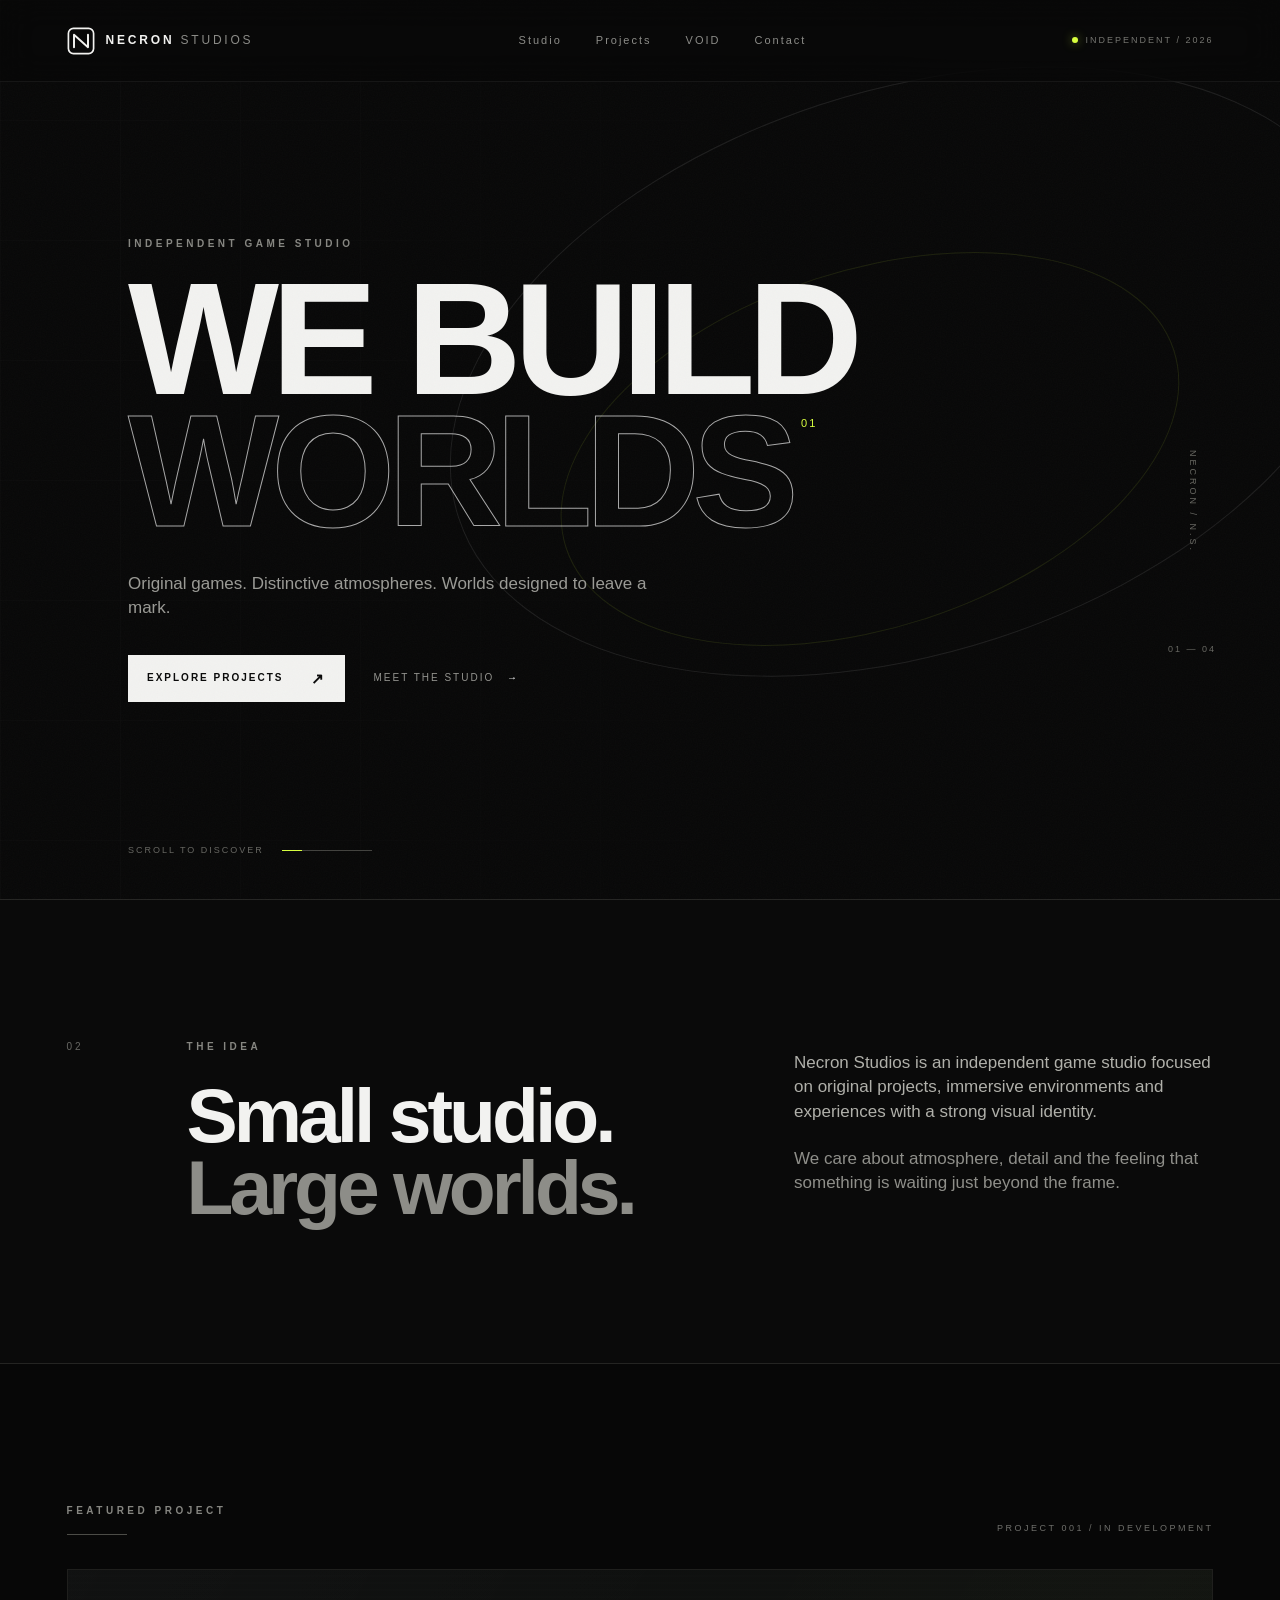
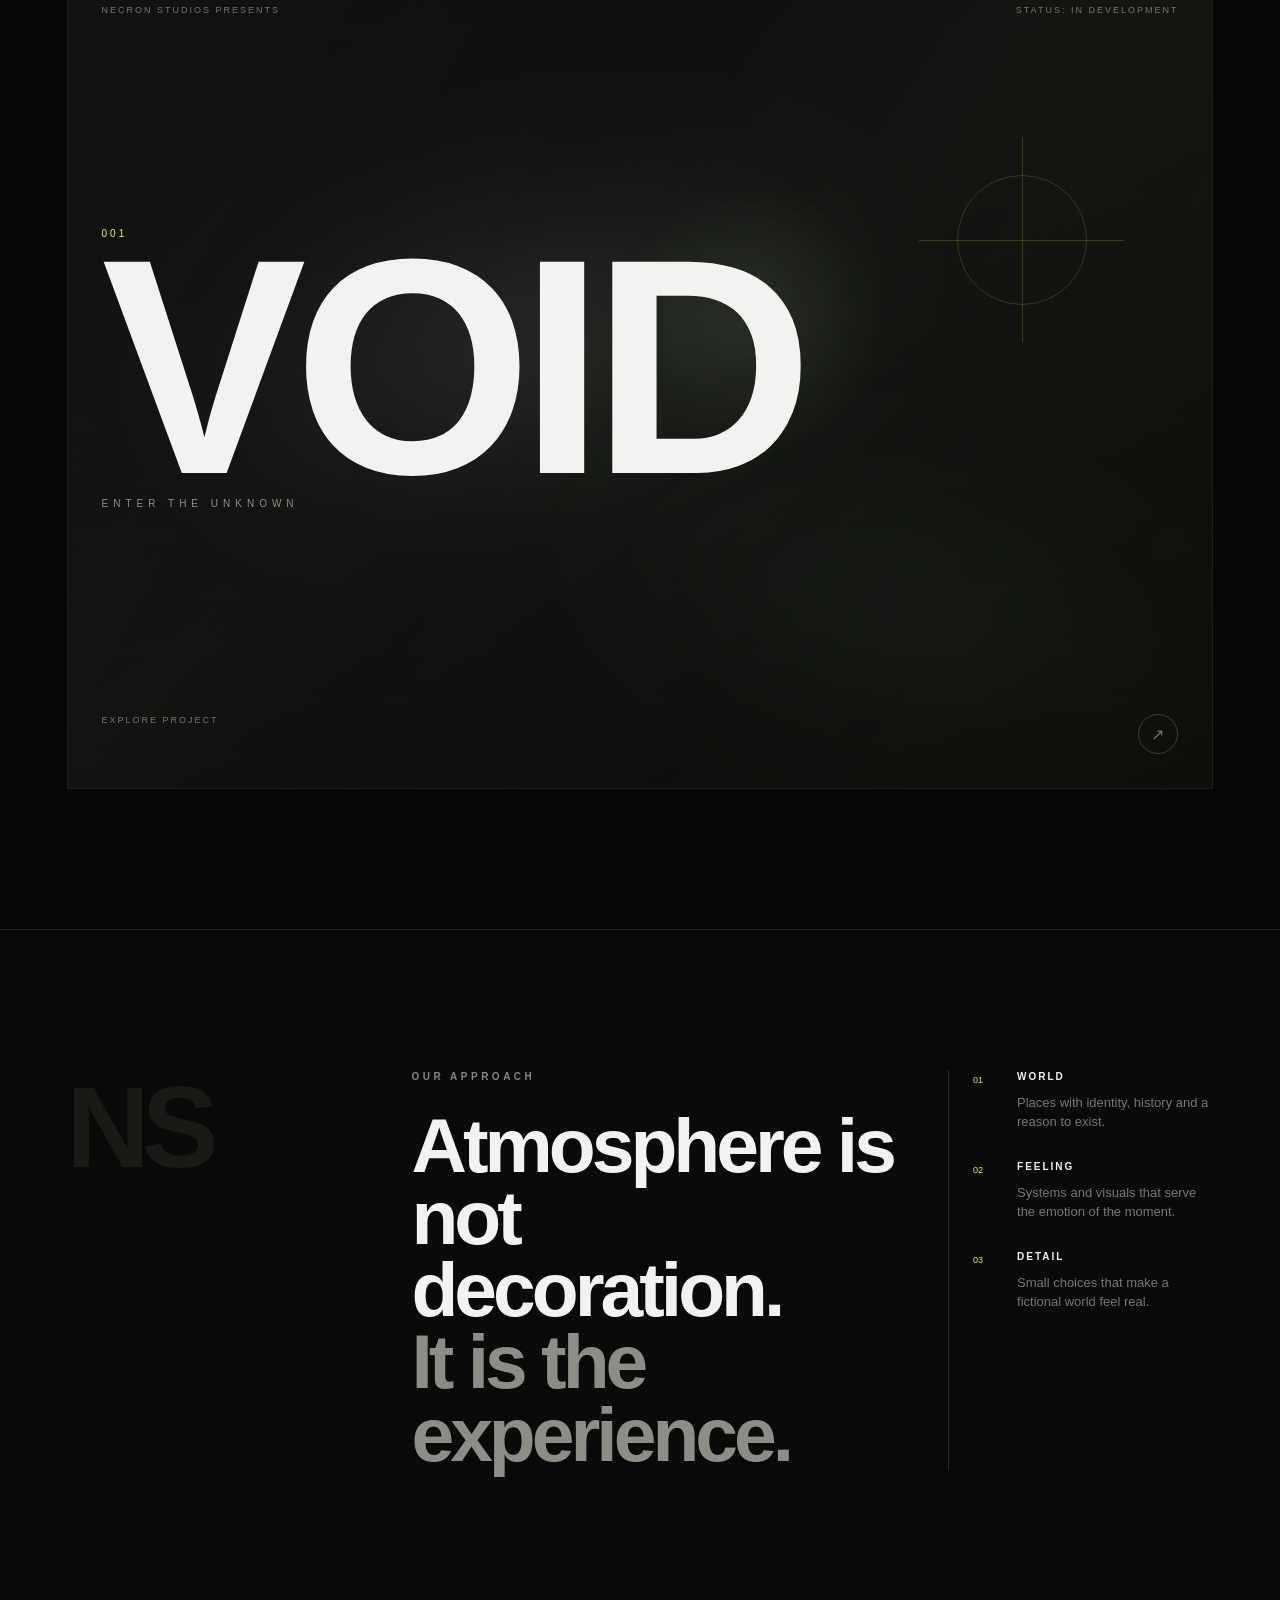
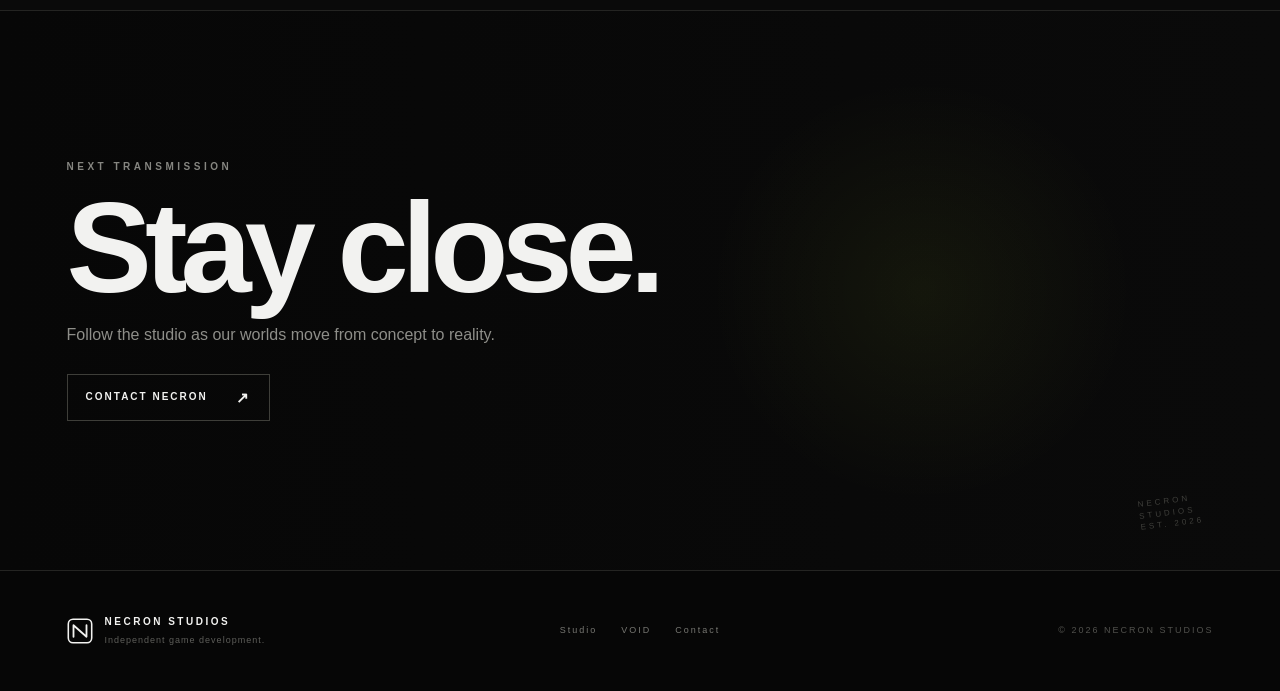
<file: necron_studios_site/index.html>
<!DOCTYPE html>
<html lang="en">
<head>
  <meta charset="UTF-8">
  <meta name="viewport" content="width=device-width, initial-scale=1.0">
  <meta name="description" content="Necron Studios — independent game development studio creating original worlds and experiences.">
  <meta name="theme-color" content="#070707">
  <title>Necron Studios — Independent Game Studio</title>
  <link rel="icon" href="assets/necron-mark.svg" type="image/svg+xml">
  <link rel="stylesheet" href="style.css">
</head>
<body>
  <div class="site-noise" aria-hidden="true"></div>
  <div class="cursor" aria-hidden="true"><span></span></div>
  <div class="scroll-progress" aria-hidden="true"></div>

  <header class="site-header">
    <a class="brand" href="index.html" aria-label="Necron Studios home">
      <img src="assets/necron-mark.svg" alt="" class="brand-mark">
      <span class="brand-name">NECRON <em>STUDIOS</em></span>
    </a>

    <button class="menu-toggle" aria-label="Open navigation" aria-expanded="false">
      <span></span><span></span>
    </button>

    <nav class="site-nav" aria-label="Primary navigation">
      <a href="studio.html">Studio</a>
      <a href="#projects">Projects</a>
      <a href="void.html">VOID</a>
      <a href="contact.html">Contact</a>
    </nav>

    <div class="header-status"><i></i> INDEPENDENT / 2026</div>
  </header>

  <main>
    <section class="hero">
      <div class="hero-grid" aria-hidden="true"></div>
      <div class="hero-orbit hero-orbit-a" aria-hidden="true"></div>
      <div class="hero-orbit hero-orbit-b" aria-hidden="true"></div>

      <div class="hero-copy reveal">
        <p class="kicker">INDEPENDENT GAME STUDIO</p>
        <h1>WE BUILD<br><span>WORLDS</span><sup>01</sup></h1>
        <p class="hero-lede">
          Original games. Distinctive atmospheres. Worlds designed to leave a mark.
        </p>
        <div class="hero-actions">
          <a class="btn btn-solid" href="#projects">EXPLORE PROJECTS <span>↗</span></a>
          <a class="text-link" href="studio.html">MEET THE STUDIO <span>→</span></a>
        </div>
      </div>

      <div class="hero-side reveal">
        <div class="vertical-label">NECRON / N.S.</div>
        <div class="hero-index">01 — 04</div>
      </div>

      <div class="hero-bottom reveal">
        <span>SCROLL TO DISCOVER</span>
        <span class="scroll-line"></span>
      </div>
    </section>

    <section class="intro section-pad">
      <div class="section-number">02</div>
      <div class="intro-heading reveal">
        <p class="kicker">THE IDEA</p>
        <h2>Small studio.<br><em>Large worlds.</em></h2>
      </div>
      <div class="intro-copy reveal">
        <p>
          Necron Studios is an independent game studio focused on original projects,
          immersive environments and experiences with a strong visual identity.
        </p>
        <p class="muted">
          We care about atmosphere, detail and the feeling that something is
          waiting just beyond the frame.
        </p>
      </div>
    </section>

    <section class="project-feature section-pad" id="projects">
      <div class="section-top">
        <div>
          <p class="kicker">FEATURED PROJECT</p>
          <div class="eyebrow-rule"></div>
        </div>
        <span class="section-meta">PROJECT 001 / IN DEVELOPMENT</span>
      </div>

      <a class="void-panel reveal" href="void.html" aria-label="Enter VOID project page">
        <div class="void-panel-bg" aria-hidden="true">
          <div class="fog fog-1"></div>
          <div class="fog fog-2"></div>
          <div class="scanlines"></div>
          <div class="void-crosshair"></div>
        </div>
        <div class="void-panel-content">
          <div class="void-top">
            <span>NECRON STUDIOS PRESENTS</span>
            <span>STATUS: IN DEVELOPMENT</span>
          </div>
          <div class="void-title-wrap">
            <span class="void-number">001</span>
            <h2>VOID</h2>
            <p>ENTER THE UNKNOWN</p>
          </div>
          <div class="void-bottom">
            <span>EXPLORE PROJECT</span>
            <span class="round-arrow">↗</span>
          </div>
        </div>
      </a>
    </section>

    <section class="statement section-pad">
      <div class="statement-mark reveal">NS</div>
      <div class="statement-copy reveal">
        <p class="kicker">OUR APPROACH</p>
        <h2>Atmosphere is not decoration.<br><em>It is the experience.</em></h2>
      </div>
      <div class="statement-list reveal">
        <div><span>01</span><strong>WORLD</strong><p>Places with identity, history and a reason to exist.</p></div>
        <div><span>02</span><strong>FEELING</strong><p>Systems and visuals that serve the emotion of the moment.</p></div>
        <div><span>03</span><strong>DETAIL</strong><p>Small choices that make a fictional world feel real.</p></div>
      </div>
    </section>

    <section class="contact-band section-pad">
      <div class="contact-band-inner reveal">
        <p class="kicker">NEXT TRANSMISSION</p>
        <h2>Stay close.</h2>
        <p>Follow the studio as our worlds move from concept to reality.</p>
        <a class="btn btn-outline" href="contact.html">CONTACT NECRON <span>↗</span></a>
      </div>
      <div class="contact-stamp" aria-hidden="true">
        <span>NECRON</span>
        <span>STUDIOS</span>
        <span>EST. 2026</span>
      </div>
    </section>
  </main>

  <footer class="site-footer">
    <div class="footer-brand">
      <img src="assets/necron-mark.svg" alt="" class="footer-mark">
      <div><strong>NECRON STUDIOS</strong><small>Independent game development.</small></div>
    </div>
    <div class="footer-links">
      <a href="studio.html">Studio</a>
      <a href="void.html">VOID</a>
      <a href="contact.html">Contact</a>
    </div>
    <div class="footer-copy">© 2026 NECRON STUDIOS</div>
  </footer>

  <script src="script.js"></script>
</body>
</html>
</file>
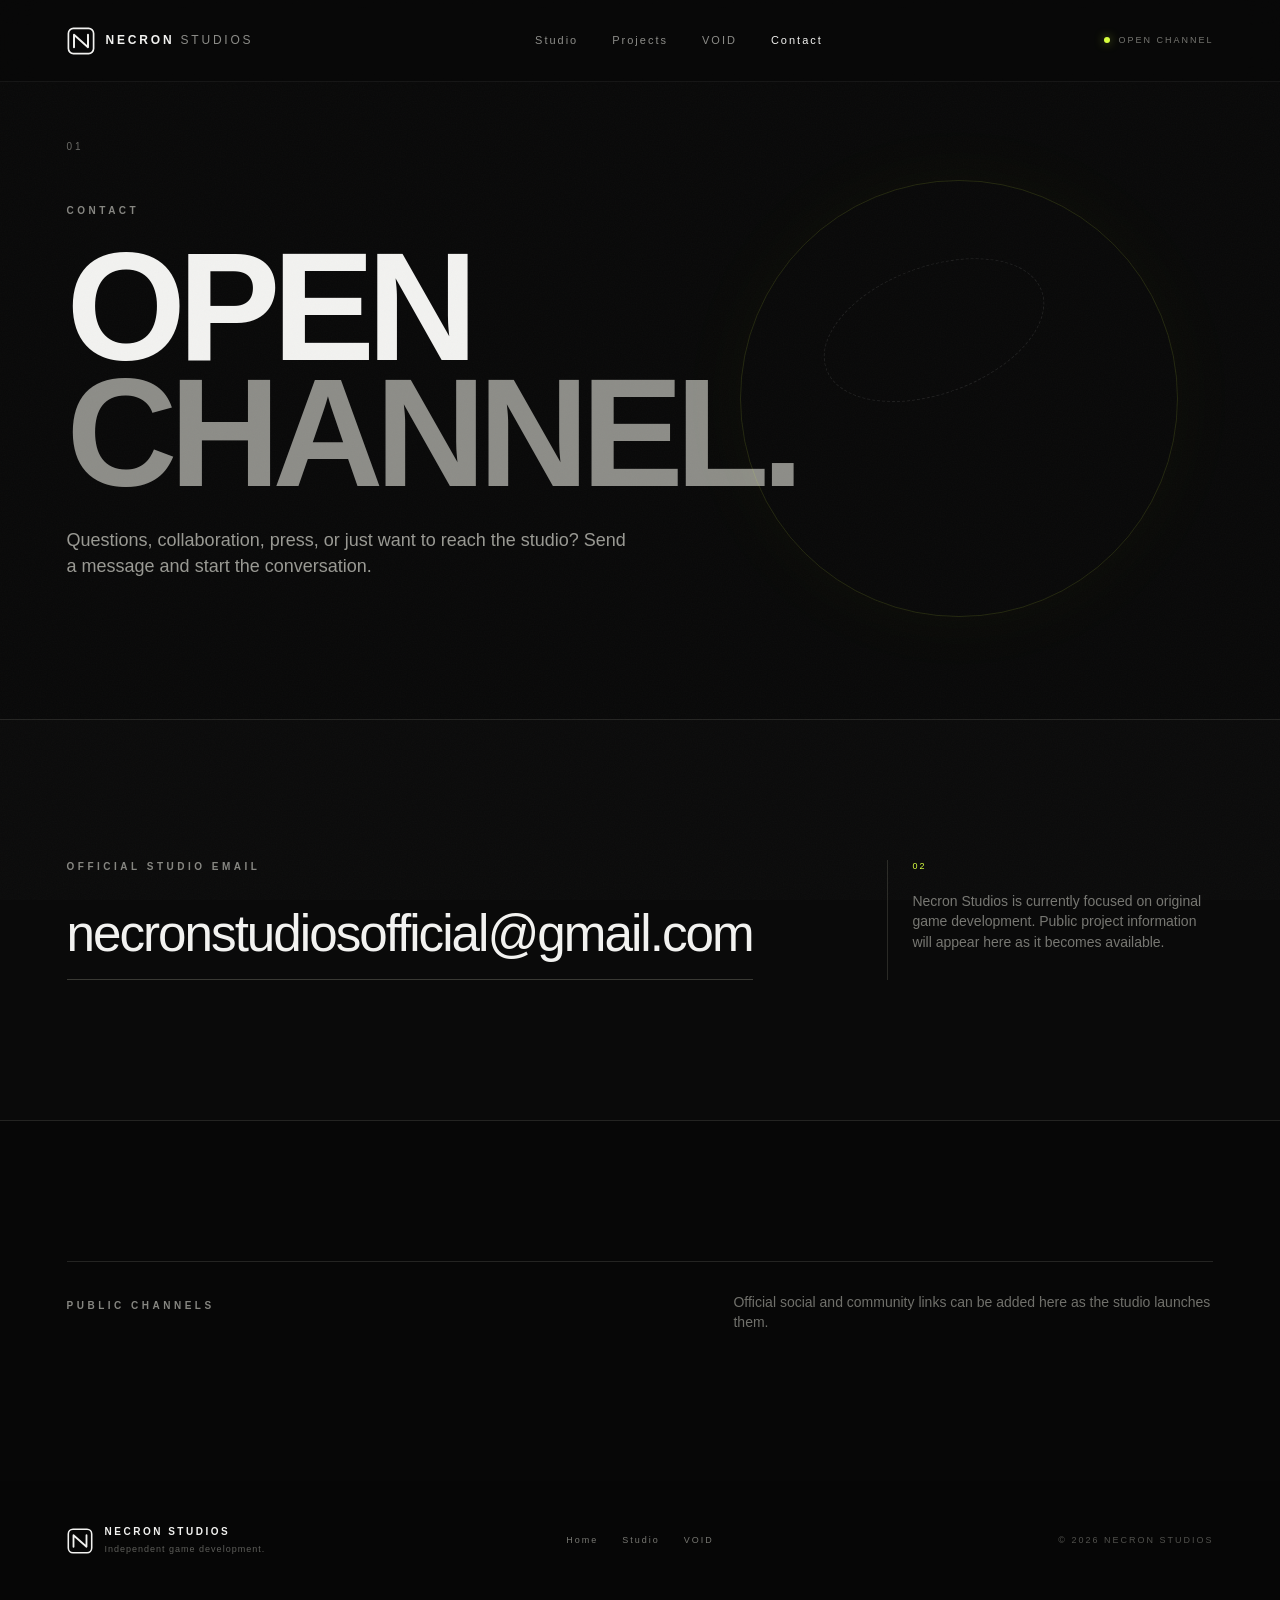
<file: necron_studios_site/contact.html>
<!DOCTYPE html>
<html lang="en">
<head>
  <meta charset="UTF-8">
  <meta name="viewport" content="width=device-width, initial-scale=1.0">
  <meta name="description" content="Contact Necron Studios.">
  <meta name="theme-color" content="#070707">
  <title>Contact — Necron Studios</title>
  <link rel="icon" href="assets/necron-mark.svg" type="image/svg+xml">
  <link rel="stylesheet" href="style.css">
</head>
<body class="subpage">
  <div class="site-noise" aria-hidden="true"></div>
  <div class="cursor" aria-hidden="true"><span></span></div>
  <div class="scroll-progress" aria-hidden="true"></div>

  <header class="site-header">
    <a class="brand" href="index.html" aria-label="Necron Studios home">
      <img src="assets/necron-mark.svg" alt="" class="brand-mark">
      <span class="brand-name">NECRON <em>STUDIOS</em></span>
    </a>
    <button class="menu-toggle" aria-label="Open navigation" aria-expanded="false"><span></span><span></span></button>
    <nav class="site-nav" aria-label="Primary navigation">
      <a href="studio.html">Studio</a><a href="index.html#projects">Projects</a><a href="void.html">VOID</a><a class="active" href="contact.html">Contact</a>
    </nav>
    <div class="header-status"><i></i> OPEN CHANNEL</div>
  </header>

  <main>
    <section class="page-hero contact-hero section-pad">
      <div class="section-number">01</div>
      <div class="page-hero-copy reveal">
        <p class="kicker">CONTACT</p>
        <h1>OPEN<br><em>CHANNEL.</em></h1>
        <p>
          Questions, collaboration, press, or just want to reach the studio?
          Send a message and start the conversation.
        </p>
      </div>
      <div class="contact-orbit" aria-hidden="true"></div>
    </section>

    <section class="contact-main section-pad">
      <div class="contact-email reveal">
        <p class="kicker">OFFICIAL STUDIO EMAIL</p>
        <a href="mailto:necronstudiosofficial@gmail.com">necronstudiosofficial@gmail.com</a>
      </div>

      <div class="contact-note reveal">
        <span>02</span>
        <p>Necron Studios is currently focused on original game development. Public project information will appear here as it becomes available.</p>
      </div>
    </section>

    <section class="contact-bottom section-pad">
      <div class="social-line reveal">
        <div><span class="kicker">PUBLIC CHANNELS</span></div>
        <p>Official social and community links can be added here as the studio launches them.</p>
      </div>
    </section>
  </main>

  <footer class="site-footer">
    <div class="footer-brand"><img src="assets/necron-mark.svg" alt="" class="footer-mark"><div><strong>NECRON STUDIOS</strong><small>Independent game development.</small></div></div>
    <div class="footer-links"><a href="index.html">Home</a><a href="studio.html">Studio</a><a href="void.html">VOID</a></div>
    <div class="footer-copy">© 2026 NECRON STUDIOS</div>
  </footer>
  <script src="script.js"></script>
</body>
</html>
</file>
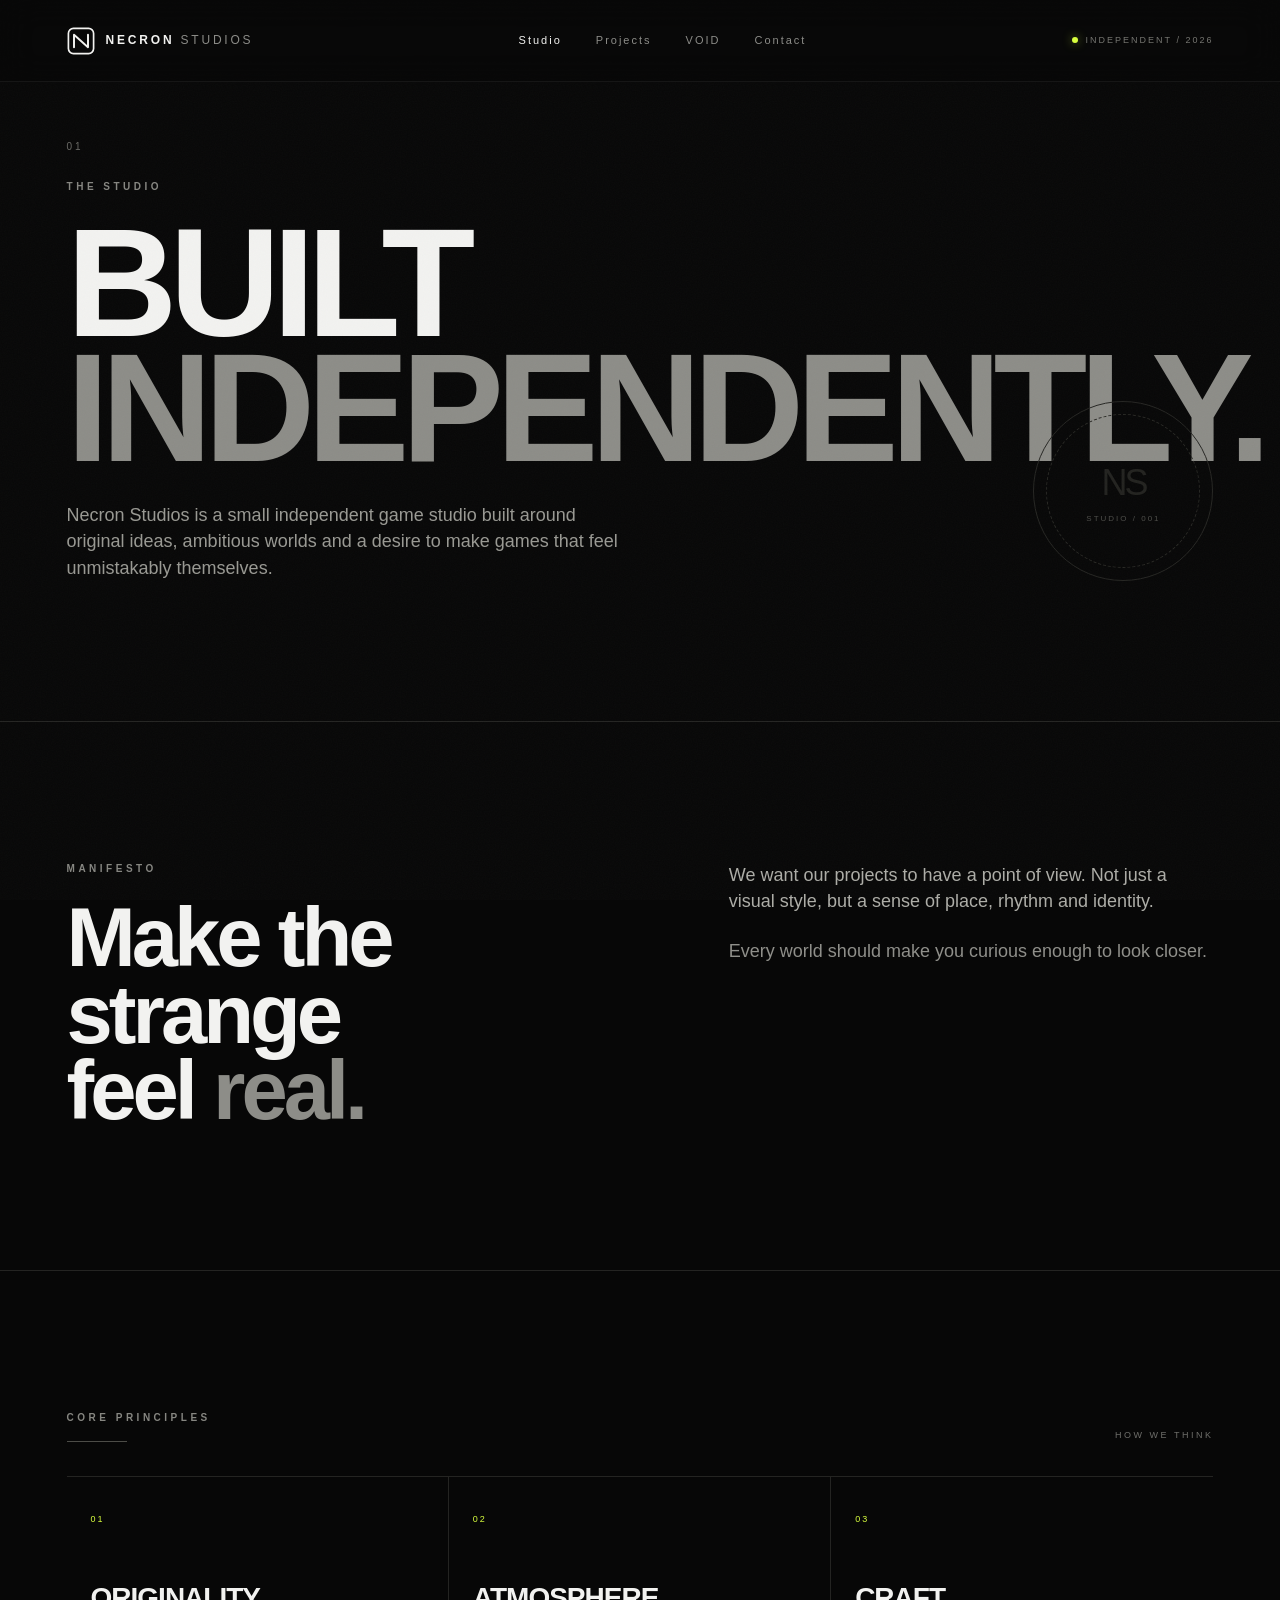
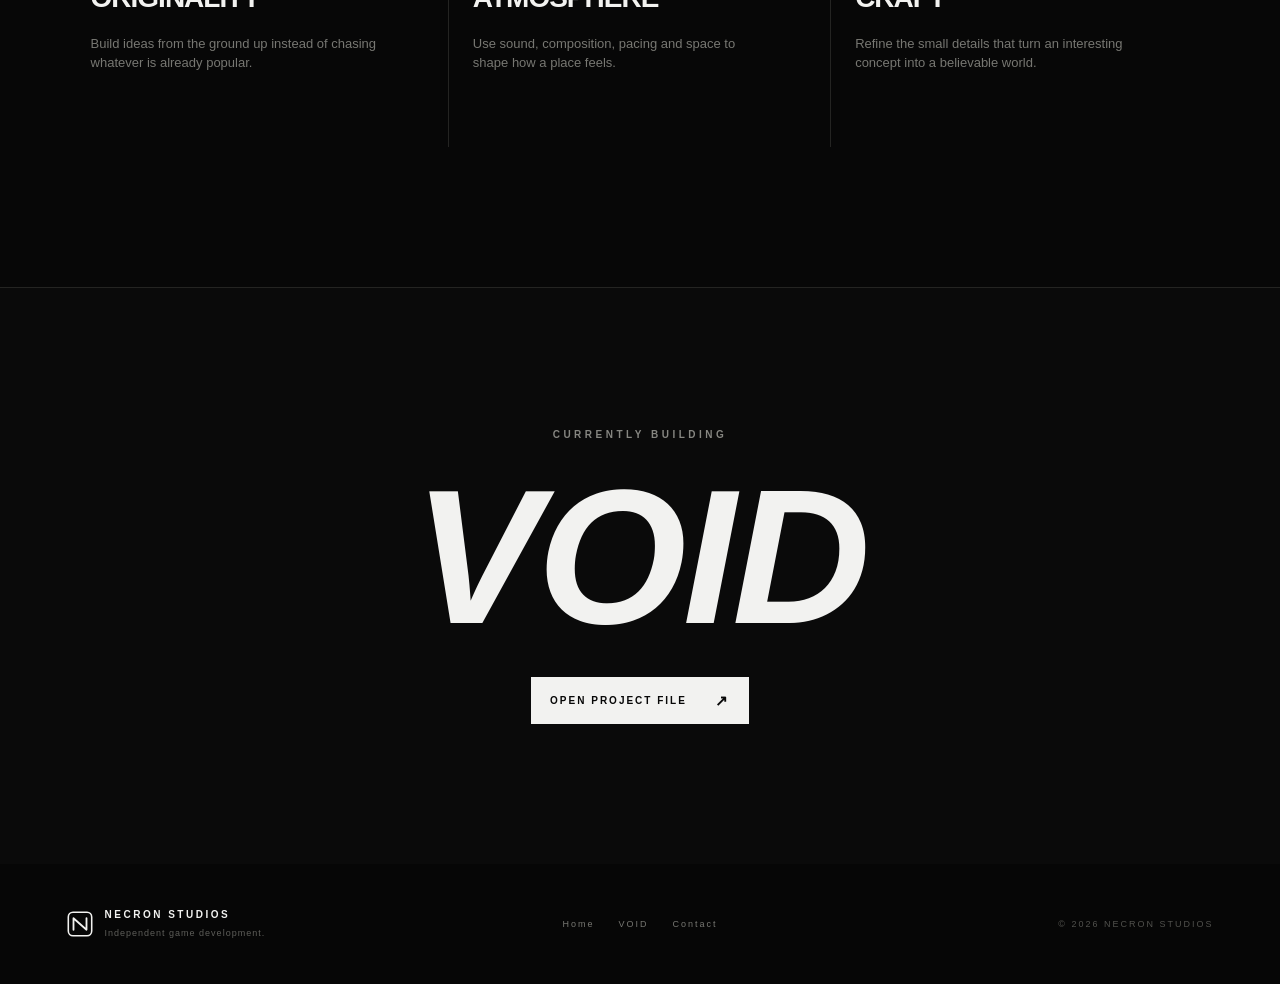
<file: necron_studios_site/studio.html>
<!DOCTYPE html>
<html lang="en">
<head>
  <meta charset="UTF-8">
  <meta name="viewport" content="width=device-width, initial-scale=1.0">
  <meta name="description" content="About Necron Studios — an independent game development studio.">
  <meta name="theme-color" content="#070707">
  <title>Studio — Necron Studios</title>
  <link rel="icon" href="assets/necron-mark.svg" type="image/svg+xml">
  <link rel="stylesheet" href="style.css">
</head>
<body class="subpage">
  <div class="site-noise" aria-hidden="true"></div>
  <div class="cursor" aria-hidden="true"><span></span></div>
  <div class="scroll-progress" aria-hidden="true"></div>

  <header class="site-header">
    <a class="brand" href="index.html" aria-label="Necron Studios home">
      <img src="assets/necron-mark.svg" alt="" class="brand-mark">
      <span class="brand-name">NECRON <em>STUDIOS</em></span>
    </a>
    <button class="menu-toggle" aria-label="Open navigation" aria-expanded="false"><span></span><span></span></button>
    <nav class="site-nav" aria-label="Primary navigation">
      <a class="active" href="studio.html">Studio</a>
      <a href="index.html#projects">Projects</a>
      <a href="void.html">VOID</a>
      <a href="contact.html">Contact</a>
    </nav>
    <div class="header-status"><i></i> INDEPENDENT / 2026</div>
  </header>

  <main>
    <section class="page-hero section-pad">
      <div class="section-number">01</div>
      <div class="page-hero-copy reveal">
        <p class="kicker">THE STUDIO</p>
        <h1>BUILT<br><em>INDEPENDENTLY.</em></h1>
        <p>
          Necron Studios is a small independent game studio built around original ideas,
          ambitious worlds and a desire to make games that feel unmistakably themselves.
        </p>
      </div>
      <div class="page-marker reveal"><span>NS</span><small>STUDIO / 001</small></div>
    </section>

    <section class="studio-manifesto section-pad">
      <div class="two-col reveal">
        <div>
          <p class="kicker">MANIFESTO</p>
          <h2>Make the strange<br>feel <em>real.</em></h2>
        </div>
        <div class="large-copy">
          <p>
            We want our projects to have a point of view. Not just a visual style,
            but a sense of place, rhythm and identity.
          </p>
          <p class="muted">
            Every world should make you curious enough to look closer.
          </p>
        </div>
      </div>
    </section>

    <section class="principles section-pad">
      <div class="section-top">
        <div><p class="kicker">CORE PRINCIPLES</p><div class="eyebrow-rule"></div></div>
        <span class="section-meta">HOW WE THINK</span>
      </div>

      <div class="principle-grid">
        <article class="principle-card reveal"><span>01</span><h3>ORIGINALITY</h3><p>Build ideas from the ground up instead of chasing whatever is already popular.</p></article>
        <article class="principle-card reveal"><span>02</span><h3>ATMOSPHERE</h3><p>Use sound, composition, pacing and space to shape how a place feels.</p></article>
        <article class="principle-card reveal"><span>03</span><h3>CRAFT</h3><p>Refine the small details that turn an interesting concept into a believable world.</p></article>
      </div>
    </section>

    <section class="studio-footer-cta section-pad reveal">
      <p class="kicker">CURRENTLY BUILDING</p>
      <h2><em>VOID</em></h2>
      <a class="btn btn-solid" href="void.html">OPEN PROJECT FILE <span>↗</span></a>
    </section>
  </main>

  <footer class="site-footer">
    <div class="footer-brand"><img src="assets/necron-mark.svg" alt="" class="footer-mark"><div><strong>NECRON STUDIOS</strong><small>Independent game development.</small></div></div>
    <div class="footer-links"><a href="index.html">Home</a><a href="void.html">VOID</a><a href="contact.html">Contact</a></div>
    <div class="footer-copy">© 2026 NECRON STUDIOS</div>
  </footer>
  <script src="script.js"></script>
</body>
</html>
</file>
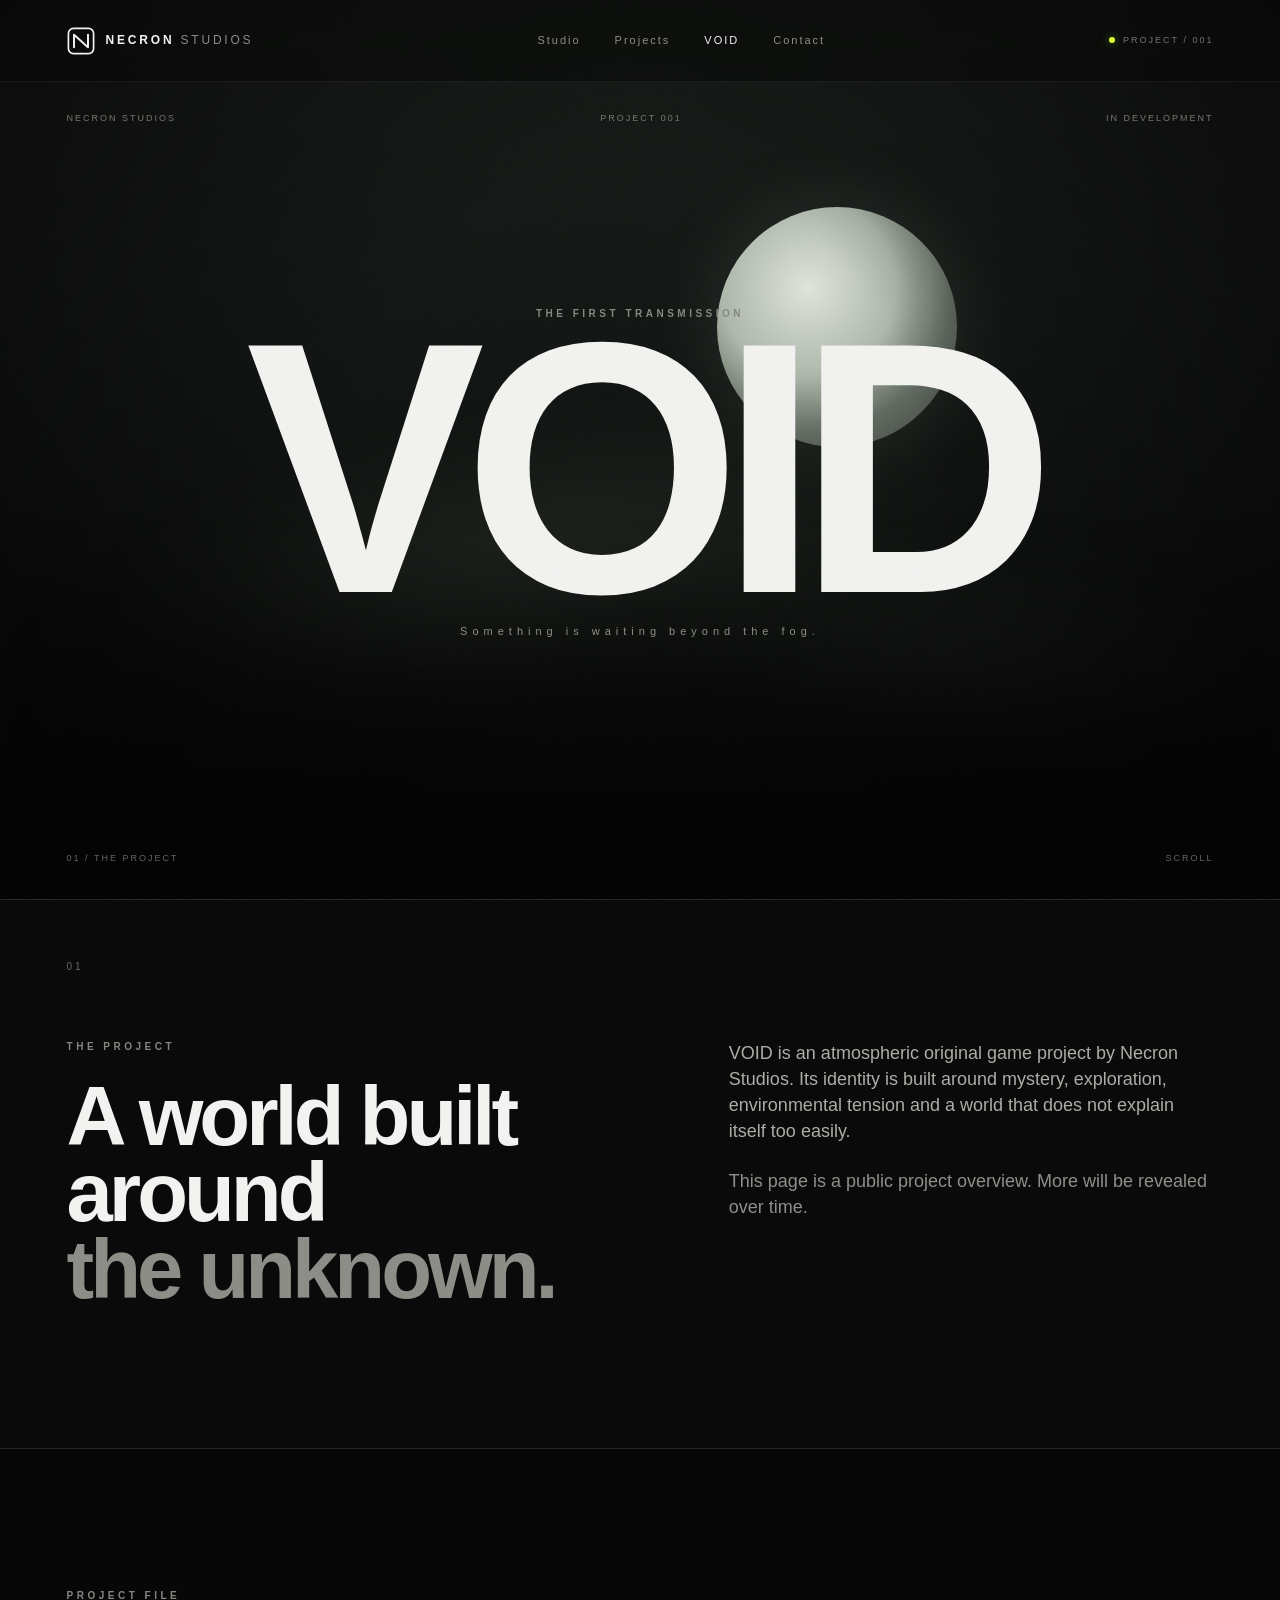
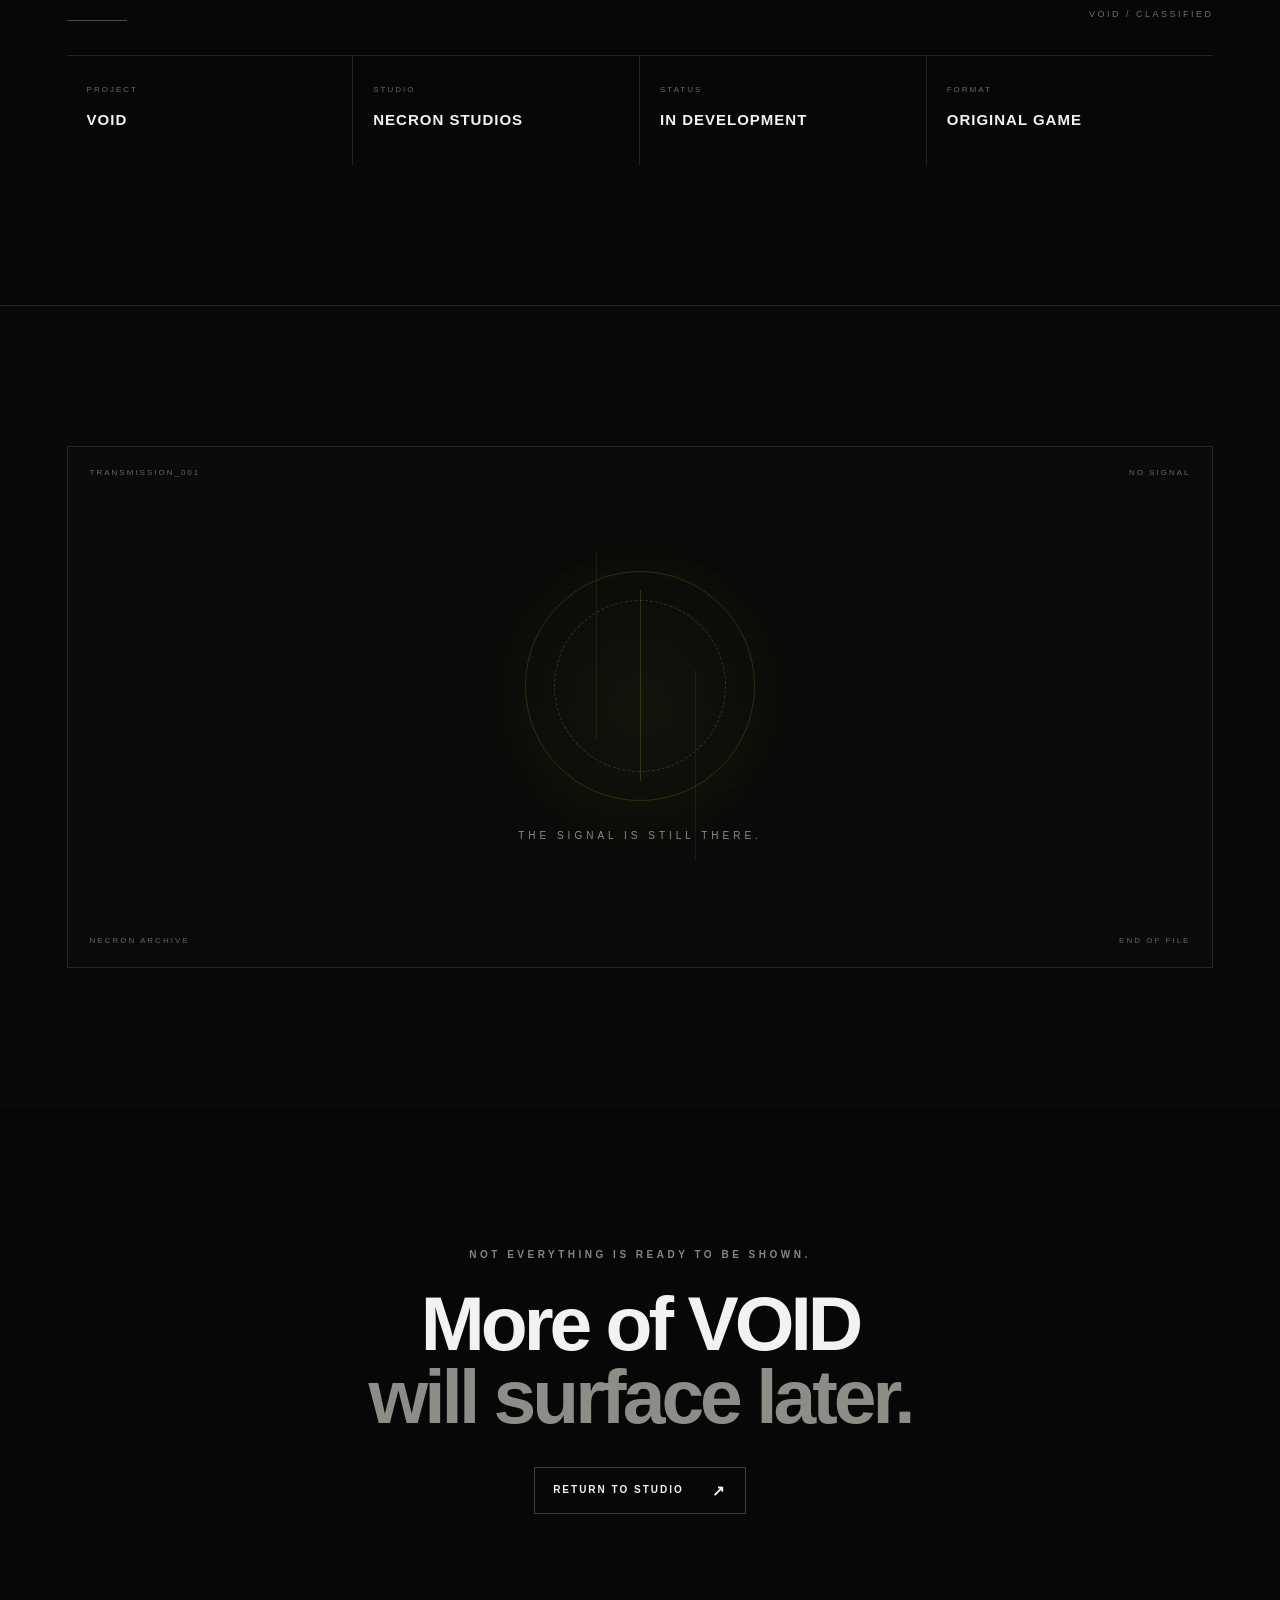
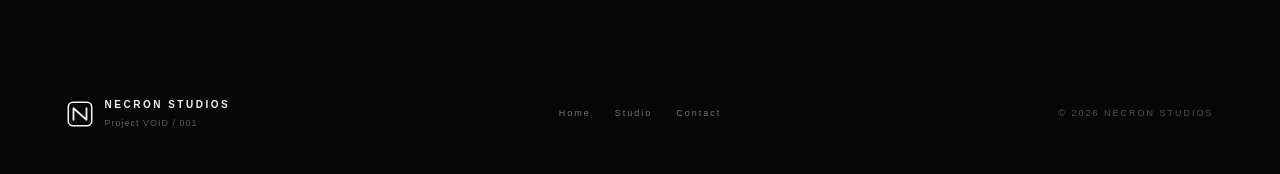
<file: necron_studios_site/void.html>
<!DOCTYPE html>
<html lang="en">
<head>
  <meta charset="UTF-8">
  <meta name="viewport" content="width=device-width, initial-scale=1.0">
  <meta name="description" content="VOID — an original game project by Necron Studios.">
  <meta name="theme-color" content="#050505">
  <title>VOID — Necron Studios</title>
  <link rel="icon" href="assets/void-mark.svg" type="image/svg+xml">
  <link rel="stylesheet" href="style.css">
</head>
<body class="void-page">
  <div class="site-noise" aria-hidden="true"></div>
  <div class="cursor" aria-hidden="true"><span></span></div>
  <div class="scroll-progress" aria-hidden="true"></div>

  <header class="site-header">
    <a class="brand" href="index.html" aria-label="Necron Studios home">
      <img src="assets/necron-mark.svg" alt="" class="brand-mark">
      <span class="brand-name">NECRON <em>STUDIOS</em></span>
    </a>
    <button class="menu-toggle" aria-label="Open navigation" aria-expanded="false"><span></span><span></span></button>
    <nav class="site-nav" aria-label="Primary navigation">
      <a href="studio.html">Studio</a><a href="index.html#projects">Projects</a><a class="active" href="void.html">VOID</a><a href="contact.html">Contact</a>
    </nav>
    <div class="header-status"><i></i> PROJECT / 001</div>
  </header>

  <main>
    <section class="void-hero">
      <div class="void-sky" aria-hidden="true">
        <div class="void-moon"></div>
        <div class="void-cloud cloud-a"></div>
        <div class="void-cloud cloud-b"></div>
        <div class="void-vignette"></div>
      </div>

      <div class="void-hero-meta reveal">
        <span>NECRON STUDIOS</span><span>PROJECT 001</span><span>IN DEVELOPMENT</span>
      </div>

      <div class="void-hero-title reveal">
        <span class="kicker">THE FIRST TRANSMISSION</span>
        <h1>VOID</h1>
        <p>Something is waiting beyond the fog.</p>
      </div>

      <div class="void-hero-bottom reveal">
        <span>01 / THE PROJECT</span>
        <span>SCROLL</span>
      </div>
    </section>

    <section class="void-about section-pad">
      <div class="section-number">01</div>
      <div class="two-col reveal">
        <div><p class="kicker">THE PROJECT</p><h2>A world built around<br><em>the unknown.</em></h2></div>
        <div class="large-copy">
          <p>
            VOID is an atmospheric original game project by Necron Studios.
            Its identity is built around mystery, exploration, environmental tension
            and a world that does not explain itself too easily.
          </p>
          <p class="muted">This page is a public project overview. More will be revealed over time.</p>
        </div>
      </div>
    </section>

    <section class="void-data section-pad">
      <div class="section-top">
        <div><p class="kicker">PROJECT FILE</p><div class="eyebrow-rule"></div></div>
        <span class="section-meta">VOID / CLASSIFIED</span>
      </div>
      <div class="data-grid">
        <div class="data-cell reveal"><span>PROJECT</span><strong>VOID</strong></div>
        <div class="data-cell reveal"><span>STUDIO</span><strong>NECRON STUDIOS</strong></div>
        <div class="data-cell reveal"><span>STATUS</span><strong>IN DEVELOPMENT</strong></div>
        <div class="data-cell reveal"><span>FORMAT</span><strong>ORIGINAL GAME</strong></div>
      </div>
    </section>

    <section class="void-signal section-pad">
      <div class="signal-frame reveal">
        <div class="signal-head"><span>TRANSMISSION_001</span><span>NO SIGNAL</span></div>
        <div class="signal-main"><div class="signal-core"></div><p>THE SIGNAL IS STILL THERE.</p></div>
        <div class="signal-foot"><span>NECRON ARCHIVE</span><span>END OF FILE</span></div>
      </div>
    </section>

    <section class="void-cta section-pad reveal">
      <p class="kicker">NOT EVERYTHING IS READY TO BE SHOWN.</p>
      <h2>More of VOID<br><em>will surface later.</em></h2>
      <a class="btn btn-outline" href="contact.html">RETURN TO STUDIO <span>↗</span></a>
    </section>
  </main>

  <footer class="site-footer">
    <div class="footer-brand"><img src="assets/necron-mark.svg" alt="" class="footer-mark"><div><strong>NECRON STUDIOS</strong><small>Project VOID / 001</small></div></div>
    <div class="footer-links"><a href="index.html">Home</a><a href="studio.html">Studio</a><a href="contact.html">Contact</a></div>
    <div class="footer-copy">© 2026 NECRON STUDIOS</div>
  </footer>
  <script src="script.js"></script>
</body>
</html>
</file>
<file: necron_studios_site/style.css>
:root{
  --bg:#070707;
  --panel:#0d0d0d;
  --text:#f2f2f0;
  --muted:#8f8f8a;
  --line:#242422;
  --accent:#d8ff3e;
  --max:1440px;
  --ease:cubic-bezier(.22,.8,.2,1);
}
*{box-sizing:border-box;margin:0;padding:0}
html{scroll-behavior:smooth}
body{
  background:var(--bg);color:var(--text);font-family:Arial,Helvetica,sans-serif;
  line-height:1.45;overflow-x:hidden;
}
body:before{
  content:"";position:fixed;inset:0;pointer-events:none;z-index:40;opacity:.08;
  background-image:url("data:image/svg+xml,%3Csvg xmlns='http://www.w3.org/2000/svg' width='180' height='180' viewBox='0 0 180 180'%3E%3Cfilter id='n'%3E%3CfeTurbulence type='fractalNoise' baseFrequency='.82' numOctaves='3' stitchTiles='stitch'/%3E%3C/filter%3E%3Crect width='100%25' height='100%25' filter='url(%23n)' opacity='.35'/%3E%3C/svg%3E");
}
a{color:inherit}
.site-noise{position:fixed;inset:0;pointer-events:none;z-index:50;background:linear-gradient(transparent 0%,rgba(255,255,255,.018) 50%,transparent 100%);background-size:100% 5px;mix-blend-mode:screen;opacity:.18}
.scroll-progress{position:fixed;top:0;left:0;width:0;height:2px;background:var(--accent);z-index:1000;box-shadow:0 0 18px rgba(216,255,62,.35)}
.cursor{position:fixed;inset:auto auto 0 0;width:28px;height:28px;border:1px solid rgba(255,255,255,.4);border-radius:50%;pointer-events:none;z-index:1001;transform:translate(-50%,-50%);opacity:0;transition:opacity .2s ease,width .2s ease,height .2s ease,border-color .2s ease}
.cursor span{position:absolute;left:50%;top:50%;width:3px;height:3px;background:var(--accent);border-radius:50%;transform:translate(-50%,-50%)}
.cursor.is-active{opacity:1}
.cursor.is-hover{width:56px;height:56px;border-color:rgba(216,255,62,.7)}

.site-header{
  position:fixed;top:0;left:0;width:100%;height:82px;padding:0 5.2%;
  display:flex;align-items:center;justify-content:space-between;z-index:900;
  border-bottom:1px solid rgba(255,255,255,.06);backdrop-filter:blur(16px);
  background:rgba(7,7,7,.48)
}
.brand{display:flex;align-items:center;gap:11px;text-decoration:none;min-width:max-content}
.brand-mark{width:28px;height:28px;display:block}
.brand-name{font-size:12px;font-weight:700;letter-spacing:2.8px}
.brand-name em{font-style:normal;font-weight:400;color:#8c8c88}
.site-nav{display:flex;gap:34px;align-items:center}
.site-nav a{text-decoration:none;font-size:11px;letter-spacing:2px;color:#8d8d89;transition:.25s ease}
.site-nav a:hover,.site-nav a.active{color:var(--text)}
.header-status{font-size:9px;letter-spacing:2px;color:#767671;display:flex;align-items:center;gap:8px}
.header-status i{width:6px;height:6px;border-radius:50%;background:var(--accent);box-shadow:0 0 10px rgba(216,255,62,.5)}
.menu-toggle{display:none;background:none;border:0;width:42px;height:42px}
.menu-toggle span{display:block;width:22px;height:1px;background:#fff;margin:6px auto}

.section-pad{padding:140px max(5.2%,calc((100vw - var(--max))/2))}
.section-number{font-size:10px;letter-spacing:3px;color:#686864;position:absolute}
.kicker{font-size:10px;letter-spacing:3.5px;color:#868681;font-weight:700}
.section-meta{font-size:9px;letter-spacing:2.5px;color:#6f6f6b}
.eyebrow-rule{width:60px;height:1px;background:#4c4c47;margin-top:16px}
.muted{color:var(--muted)!important}
.reveal{opacity:0;transform:translateY(24px);transition:opacity .9s var(--ease),transform .9s var(--ease)}
.reveal.in{opacity:1;transform:none}

.hero{
  min-height:100vh;position:relative;display:flex;align-items:center;overflow:hidden;
  padding:140px 10% 100px;
  border-bottom:1px solid var(--line);
}
.hero-grid{position:absolute;inset:0;opacity:.18;background-image:linear-gradient(rgba(255,255,255,.08) 1px,transparent 1px),linear-gradient(90deg,rgba(255,255,255,.08) 1px,transparent 1px);background-size:120px 120px;mask-image:linear-gradient(to right,black,transparent 75%)}
.hero-orbit{position:absolute;border:1px solid rgba(255,255,255,.09);border-radius:50%;right:-8vw;top:10vh;transform:rotate(-18deg)}
.hero-orbit-a{width:74vw;height:44vw}
.hero-orbit-b{width:50vw;height:28vw;right:7vw;top:30vh;border-color:rgba(216,255,62,.1)}
.hero-copy{max-width:980px;position:relative;z-index:4}
.hero-copy h1{font-size:clamp(74px,12.5vw,190px);line-height:.82;letter-spacing:-8px;margin:22px 0 36px;font-weight:700}
.hero-copy h1 span{color:transparent;-webkit-text-stroke:1px rgba(255,255,255,.65)}
.hero-copy h1 sup{font-size:11px;letter-spacing:2px;font-weight:400;color:var(--accent);position:relative;top:-4em;left:10px}
.hero-lede{max-width:520px;color:#9a9a95;font-size:17px;margin-bottom:34px}
.hero-actions{display:flex;align-items:center;gap:28px}
.btn{display:inline-flex;align-items:center;gap:28px;text-decoration:none;font-size:10px;font-weight:700;letter-spacing:2px;padding:15px 18px;border:1px solid transparent;transition:.3s var(--ease)}
.btn span{font-size:15px;line-height:1}
.btn-solid{background:var(--text);color:#080808}
.btn-solid:hover{background:var(--accent);transform:translateY(-2px)}
.btn-outline{border-color:#3e3e39;color:var(--text)}
.btn-outline:hover{border-color:var(--accent);color:var(--accent)}
.text-link{text-decoration:none;font-size:10px;letter-spacing:2px;color:#92928d;transition:.25s}
.text-link span{padding-left:8px;color:#fff}
.text-link:hover{color:#fff}
.hero-side{position:absolute;right:5%;top:50%;transform:translateY(-50%);display:flex;flex-direction:column;align-items:center;gap:90px;color:#666660}
.vertical-label{writing-mode:vertical-rl;font-size:9px;letter-spacing:3px}
.hero-index{font-size:9px;letter-spacing:2px}
.hero-bottom{position:absolute;left:10%;bottom:42px;display:flex;align-items:center;gap:18px;color:#656560;font-size:9px;letter-spacing:2px}
.scroll-line{width:90px;height:1px;background:#41413d;position:relative}.scroll-line:after{content:"";display:block;width:20px;height:1px;background:var(--accent);position:absolute;left:0;top:0;animation:scrollPulse 2.2s ease-in-out infinite}
@keyframes scrollPulse{0%,100%{transform:translateX(0);opacity:.5}50%{transform:translateX(70px);opacity:1}}

.intro{position:relative;display:grid;grid-template-columns:80px 1.15fr .85fr;gap:40px;background:#0a0a0a;border-bottom:1px solid var(--line)}
.intro .section-number{position:static}
.intro-heading h2,.statement-copy h2,.studio-footer-cta h2,.void-cta h2{font-size:clamp(46px,6vw,92px);line-height:.94;letter-spacing:-4px;margin-top:24px}
.intro-heading h2 em,.statement-copy h2 em,.page-hero-copy h1 em,.two-col h2 em,.void-cta h2 em{font-style:normal;color:#8d8d88}
.intro-copy{align-self:end;padding-bottom:5px}.intro-copy p{max-width:500px;color:#b0b0aa;font-size:17px;margin-bottom:22px}

.project-feature{background:#070707;border-bottom:1px solid var(--line)}
.section-top{display:flex;justify-content:space-between;align-items:flex-end;margin-bottom:34px}
.void-panel{display:block;text-decoration:none;position:relative;height:min(67vw,820px);min-height:520px;overflow:hidden;background:#0a0a0a;border:1px solid #1f1f1d}
.void-panel:after{content:"";position:absolute;inset:0;background:linear-gradient(120deg,rgba(255,255,255,.02),transparent 40%,rgba(216,255,62,.025));pointer-events:none}
.void-panel-bg{position:absolute;inset:0;background:radial-gradient(circle at 60% 43%,rgba(108,115,101,.18),transparent 16%),linear-gradient(145deg,#0c0d0d 0%,#111311 48%,#080909 100%);overflow:hidden}
.fog{position:absolute;border-radius:50%;filter:blur(50px);opacity:.22;mix-blend-mode:screen}
.fog-1{width:65%;height:45%;left:8%;top:22%;background:radial-gradient(ellipse,rgba(190,200,180,.55),transparent 68%);transform:rotate(-12deg)}
.fog-2{width:55%;height:35%;right:0;bottom:5%;background:radial-gradient(ellipse,rgba(100,115,100,.35),transparent 70%);transform:rotate(14deg)}
.scanlines{position:absolute;inset:0;background:repeating-linear-gradient(to bottom,transparent 0,transparent 5px,rgba(255,255,255,.012) 6px,transparent 7px)}
.void-crosshair{position:absolute;right:11%;top:25%;width:130px;height:130px;border:1px solid rgba(216,255,62,.16);border-radius:50%}
.void-crosshair:before,.void-crosshair:after{content:"";position:absolute;background:rgba(216,255,62,.18)}
.void-crosshair:before{width:160%;height:1px;left:-30%;top:50%}.void-crosshair:after{width:1px;height:160%;left:50%;top:-30%}
.void-panel-content{position:relative;z-index:3;height:100%;padding:34px;display:flex;flex-direction:column;justify-content:space-between}
.void-top,.void-bottom{display:flex;justify-content:space-between;font-size:9px;letter-spacing:2px;color:#74746f}
.void-title-wrap{align-self:flex-start}.void-number{font-size:10px;color:var(--accent);letter-spacing:3px}
.void-title-wrap h2{font-size:clamp(120px,24vw,340px);line-height:.73;letter-spacing:-13px;margin:12px 0 18px}
.void-title-wrap p{font-size:10px;letter-spacing:5px;color:#8d8d88}
.round-arrow{width:40px;height:40px;display:grid;place-items:center;border:1px solid #3c3c38;border-radius:50%;font-size:16px;transition:.3s}
.void-panel:hover .round-arrow{border-color:var(--accent);color:var(--accent);transform:rotate(45deg)}

.statement{position:relative;display:grid;grid-template-columns:1fr 1.65fr .9fr;gap:50px;background:#0a0a0a;border-bottom:1px solid var(--line)}
.statement-mark{font-size:clamp(70px,9vw,140px);font-weight:700;letter-spacing:-8px;color:#191916;line-height:1}
.statement-copy h2{margin-top:24px}
.statement-list{border-left:1px solid #292925;padding-left:24px;display:flex;flex-direction:column;gap:28px}
.statement-list div{display:grid;grid-template-columns:30px 1fr;column-gap:14px}.statement-list span{font-size:9px;color:var(--accent);padding-top:4px}.statement-list strong{font-size:10px;letter-spacing:2px}.statement-list p{grid-column:2;color:#777771;font-size:13px;margin-top:7px}

.contact-band{position:relative;overflow:hidden;min-height:560px;display:flex;align-items:center;background:#070707;border-bottom:1px solid var(--line)}
.contact-band:before{content:"";position:absolute;inset:0;background:radial-gradient(circle at 72% 50%,rgba(216,255,62,.055),transparent 22%),linear-gradient(90deg,#070707 0%,#0a0a0a 100%)}
.contact-band-inner{position:relative;z-index:3}.contact-band-inner h2{font-size:clamp(70px,10vw,150px);letter-spacing:-7px;line-height:.88;margin:18px 0}
.contact-band-inner>p:not(.kicker){max-width:440px;color:#8e8e89;margin-bottom:28px}
.contact-stamp{position:absolute;right:6%;bottom:40px;display:flex;flex-direction:column;font-size:8px;letter-spacing:3px;color:#3f3f3b;transform:rotate(-7deg)}

.site-footer{min-height:120px;padding:32px 5.2%;display:grid;grid-template-columns:1fr auto 1fr;align-items:center;gap:30px;background:#060606}
.footer-brand{display:flex;gap:12px;align-items:center}.footer-mark{width:26px;height:26px}.footer-brand strong{display:block;font-size:10px;letter-spacing:2.5px}.footer-brand small{display:block;color:#5e5e5a;font-size:9px;letter-spacing:1px;margin-top:4px}
.footer-links{display:flex;gap:24px}.footer-links a{font-size:9px;letter-spacing:2px;text-decoration:none;color:#777772}.footer-links a:hover{color:#fff}
.footer-copy{text-align:right;color:#51514d;font-size:9px;letter-spacing:2px}

.page-hero{min-height:78vh;position:relative;display:flex;align-items:flex-end;justify-content:space-between;border-bottom:1px solid var(--line);padding-top:180px}
.page-hero .section-number{top:140px;left:max(5.2%,calc((100vw - var(--max))/2))}
.page-hero-copy{max-width:920px}.page-hero-copy h1{font-size:clamp(72px,12vw,170px);letter-spacing:-8px;line-height:.82;margin:26px 0 30px}.page-hero-copy>p:last-child{max-width:560px;color:#999993;font-size:18px}
.page-marker{width:180px;height:180px;border:1px solid #252522;border-radius:50%;display:flex;align-items:center;justify-content:center;flex-direction:column;color:#4c4c48;position:relative}.page-marker:before{content:"";position:absolute;inset:12px;border:1px dashed #272723;border-radius:50%}.page-marker span{font-size:36px;letter-spacing:-3px;color:#22221f}.page-marker small{margin-top:4px;font-size:8px;letter-spacing:2px}

.two-col{display:grid;grid-template-columns:1.1fr .9fr;gap:70px}.two-col h2{font-size:clamp(48px,6.5vw,96px);line-height:.92;letter-spacing:-4px;margin-top:24px}.large-copy p{font-size:18px;color:#adada7;margin-bottom:24px;max-width:620px}
.studio-manifesto{border-bottom:1px solid var(--line)}
.principles{border-bottom:1px solid var(--line)}
.principle-grid{display:grid;grid-template-columns:repeat(3,1fr);border-top:1px solid var(--line)}
.principle-card{padding:28px 24px 45px;border-right:1px solid var(--line);min-height:270px}.principle-card:last-child{border-right:0}.principle-card span{font-size:9px;letter-spacing:2px;color:var(--accent)}.principle-card h3{font-size:28px;letter-spacing:-1px;margin:50px 0 16px}.principle-card p{font-size:13px;color:#777772;max-width:300px}
.studio-footer-cta{text-align:center;min-height:520px;display:flex;flex-direction:column;align-items:center;justify-content:center;background:#0a0a0a}.studio-footer-cta h2{font-size:clamp(90px,15vw,210px);margin-bottom:30px}

.void-hero{height:100vh;min-height:650px;position:relative;overflow:hidden;border-bottom:1px solid var(--line);display:flex;align-items:center}
.void-sky{position:absolute;inset:0;background:linear-gradient(180deg,#171b17 0%,#121613 32%,#0a0d0a 70%,#060706 100%)}
.void-sky:after{content:"";position:absolute;left:0;right:0;bottom:-5%;height:46%;background:linear-gradient(180deg,rgba(0,0,0,0),rgba(0,0,0,.8) 80%);filter:blur(12px)}
.void-moon{position:absolute;width:240px;height:240px;border-radius:50%;left:56%;top:23%;background:radial-gradient(circle at 38% 34%,#dfe4dc 0,#aeb8ab 40%,#60695f 66%,#353a34 100%);box-shadow:0 0 80px rgba(200,215,198,.12)}
.void-cloud{position:absolute;border-radius:50%;filter:blur(44px);opacity:.35}.cloud-a{width:70%;height:28%;left:7%;top:48%;background:radial-gradient(ellipse,rgba(174,188,171,.35),transparent 70%);transform:rotate(-8deg)}.cloud-b{width:58%;height:20%;right:-5%;top:62%;background:radial-gradient(ellipse,rgba(114,130,114,.38),transparent 70%);transform:rotate(6deg)}
.void-vignette{position:absolute;inset:0;background:radial-gradient(circle at center,transparent 35%,rgba(0,0,0,.65) 100%)}
.void-hero-meta{position:absolute;left:5.2%;right:5.2%;top:112px;display:flex;justify-content:space-between;font-size:9px;letter-spacing:2px;color:#777771}
.void-hero-title{position:relative;z-index:3;width:100%;text-align:center;margin-top:40px}.void-hero-title h1{font-size:clamp(150px,28vw,460px);line-height:.7;letter-spacing:-22px;margin:20px 0 30px}.void-hero-title p{font-size:11px;letter-spacing:5px;color:#8e8e88}
.void-hero-bottom{position:absolute;left:5.2%;right:5.2%;bottom:34px;display:flex;justify-content:space-between;color:#656560;font-size:9px;letter-spacing:2px}
.void-about{position:relative;border-bottom:1px solid var(--line);background:#090a09}
.void-about .section-number{position:absolute;left:max(5.2%,calc((100vw - var(--max))/2));top:60px}
.void-data{background:#070707;border-bottom:1px solid var(--line)}
.data-grid{display:grid;grid-template-columns:repeat(4,1fr);border-top:1px solid var(--line)}.data-cell{padding:28px 20px 34px;border-right:1px solid var(--line);display:flex;flex-direction:column;gap:14px}.data-cell:last-child{border-right:0}.data-cell span{font-size:8px;letter-spacing:2px;color:#676762}.data-cell strong{font-size:15px;letter-spacing:1px}
.void-signal{background:#080908}
.signal-frame{min-height:520px;border:1px solid #242722;position:relative;background:radial-gradient(circle at center,rgba(216,255,62,.04),transparent 26%),#090a09;overflow:hidden}
.signal-frame:before{content:"";position:absolute;inset:0;background:repeating-linear-gradient(to bottom,transparent 0,transparent 8px,rgba(255,255,255,.013) 9px,transparent 10px)}
.signal-head,.signal-foot{position:absolute;left:22px;right:22px;display:flex;justify-content:space-between;color:#676861;font-size:8px;letter-spacing:2px}.signal-head{top:20px}.signal-foot{bottom:20px}
.signal-main{height:100%;min-height:520px;display:flex;flex-direction:column;align-items:center;justify-content:center;gap:28px}.signal-main p{font-size:10px;letter-spacing:4px;color:#8b8d84}.signal-core{width:230px;height:230px;border:1px solid rgba(216,255,62,.15);border-radius:50%;box-shadow:inset 0 0 40px rgba(216,255,62,.02),0 0 90px rgba(216,255,62,.03);position:relative}.signal-core:before{content:"";position:absolute;inset:28px;border:1px dashed rgba(216,255,62,.18);border-radius:50%}.signal-core:after{content:"";position:absolute;left:50%;top:8%;width:1px;height:84%;background:rgba(216,255,62,.16);box-shadow:55px 80px 0 rgba(216,255,62,.08),-44px -40px 0 rgba(216,255,62,.07)}
.void-cta{text-align:center;background:#070707;min-height:540px;display:flex;flex-direction:column;align-items:center;justify-content:center}.void-cta h2{margin:25px 0 35px}

.contact-hero{background:#080808;min-height:80vh}
.contact-hero:after{content:"";position:absolute;right:8%;top:25%;width:34vw;height:34vw;border:1px solid rgba(216,255,62,.12);border-radius:50%;box-shadow:0 0 90px rgba(216,255,62,.03)}
.contact-orbit{position:absolute;right:18%;top:37%;width:18vw;height:10vw;border:1px dashed rgba(255,255,255,.09);border-radius:50%;transform:rotate(-20deg)}
.contact-main{display:grid;grid-template-columns:1.4fr .6fr;gap:60px;border-bottom:1px solid var(--line);background:#0a0a0a}
.contact-email a{display:inline-block;font-size:clamp(28px,4vw,58px);letter-spacing:-2px;margin-top:22px;text-decoration:none;border-bottom:1px solid #393934;padding-bottom:8px;transition:.3s}.contact-email a:hover{color:var(--accent);border-color:var(--accent)}
.contact-note{border-left:1px solid #2a2a26;padding-left:24px;color:#777772;font-size:14px}.contact-note span{display:block;font-size:9px;color:var(--accent);letter-spacing:2px;margin-bottom:18px}
.contact-bottom{min-height:360px;background:#070707}.social-line{display:flex;justify-content:space-between;gap:40px;border-top:1px solid var(--line);padding-top:30px}.social-line p{max-width:480px;color:#70706b;font-size:14px}

@media (max-width:1000px){
  .header-status{display:none}.site-nav{gap:20px}
  .hero{padding-left:7%;padding-right:7%}.hero-side{display:none}.hero-bottom{left:7%}
  .intro{grid-template-columns:50px 1fr}.intro-copy{grid-column:2}
  .statement{grid-template-columns:120px 1fr}.statement-list{grid-column:2;margin-top:15px}
  .section-pad{padding-left:7%;padding-right:7%}
  .page-hero{padding-top:170px}.page-hero .section-number{left:7%}
  .page-marker{width:130px;height:130px;min-width:130px}
  .void-hero-meta{left:7%;right:7%}.void-hero-bottom{left:7%;right:7%}
  .void-about .section-number{left:7%}.contact-main{grid-template-columns:1fr}
}
@media (max-width:760px){
  body{cursor:auto}
  .cursor{display:none}
  .site-header{height:70px;padding:0 20px}
  .menu-toggle{display:block}.site-nav{
    position:absolute;top:70px;left:0;right:0;padding:22px 20px;display:flex;flex-direction:column;align-items:flex-start;
    background:rgba(7,7,7,.96);border-bottom:1px solid #222;transform:translateY(-120%);transition:.3s var(--ease)
  }
  .site-header.menu-open .site-nav{transform:translateY(0)}
  .site-nav a{font-size:11px;padding:8px 0}
  .brand-name{font-size:10px;letter-spacing:2px}
  .hero{padding:130px 20px 90px;min-height:100svh}.hero-copy h1{font-size:clamp(60px,19vw,120px);letter-spacing:-5px}.hero-copy h1 sup{top:-3.2em}
  .hero-lede{font-size:15px}.hero-actions{align-items:flex-start;flex-direction:column;gap:18px}
  .hero-bottom{left:20px;bottom:24px}.hero-grid{background-size:70px 70px}
  .section-pad{padding:95px 20px}.intro{display:block}.intro .section-number{position:static;margin-bottom:50px}.intro-copy{padding-top:45px}
  .intro-heading h2,.statement-copy h2,.studio-footer-cta h2,.void-cta h2{font-size:clamp(43px,12vw,75px);letter-spacing:-3px}
  .section-top{align-items:flex-start;gap:20px;flex-direction:column}.void-panel{min-height:500px;height:150vw}
  .void-panel-content{padding:22px}.void-title-wrap h2{font-size:35vw;letter-spacing:-8px}.void-title-wrap p{font-size:8px;letter-spacing:3px}
  .statement{display:block}.statement-mark{margin-bottom:55px}.statement-list{border-left:0;border-top:1px solid #292925;padding-left:0;padding-top:28px;margin-top:50px}
  .contact-band{min-height:500px}.contact-stamp{right:20px}
  .site-footer{grid-template-columns:1fr;gap:22px;padding:28px 20px}.footer-links{gap:18px}.footer-copy{text-align:left}
  .page-hero{min-height:auto;padding-top:155px;padding-bottom:85px;display:block}.page-hero .section-number{position:static;margin-bottom:50px}.page-hero-copy h1{font-size:clamp(60px,17vw,110px);letter-spacing:-5px}.page-marker{margin-top:55px}
  .two-col{grid-template-columns:1fr;gap:45px}.two-col h2{font-size:clamp(44px,12vw,75px)}
  .principle-grid{grid-template-columns:1fr}.principle-card{border-right:0;border-bottom:1px solid var(--line);min-height:210px}.principle-card:last-child{border-bottom:0}.principle-card h3{margin-top:34px}
  .void-hero{min-height:620px}.void-moon{width:155px;height:155px;left:57%;top:25%}.void-hero-title h1{font-size:40vw;letter-spacing:-11px}.void-hero-title p{font-size:8px;letter-spacing:3px}
  .void-hero-meta{top:92px;left:20px;right:20px;font-size:7px}.void-hero-bottom{left:20px;right:20px;font-size:7px}
  .data-grid{grid-template-columns:1fr 1fr}.data-cell{border-bottom:1px solid var(--line);min-height:120px}.data-cell:nth-child(2){border-right:0}.data-cell:last-child{border-right:0}
  .signal-frame,.signal-main{min-height:420px}.signal-core{width:170px;height:170px}
  .contact-hero:after{width:56vw;height:56vw;right:-8%;top:31%;opacity:.5}.contact-orbit{width:40vw;height:20vw;right:8%;top:42%}
  .contact-main{gap:50px}.contact-email a{font-size:7.1vw;word-break:break-word}
  .social-line{flex-direction:column}
}
@media (prefers-reduced-motion:reduce){
  html{scroll-behavior:auto}.reveal{transition:none}.scroll-line:after{animation:none}
}
</file>
